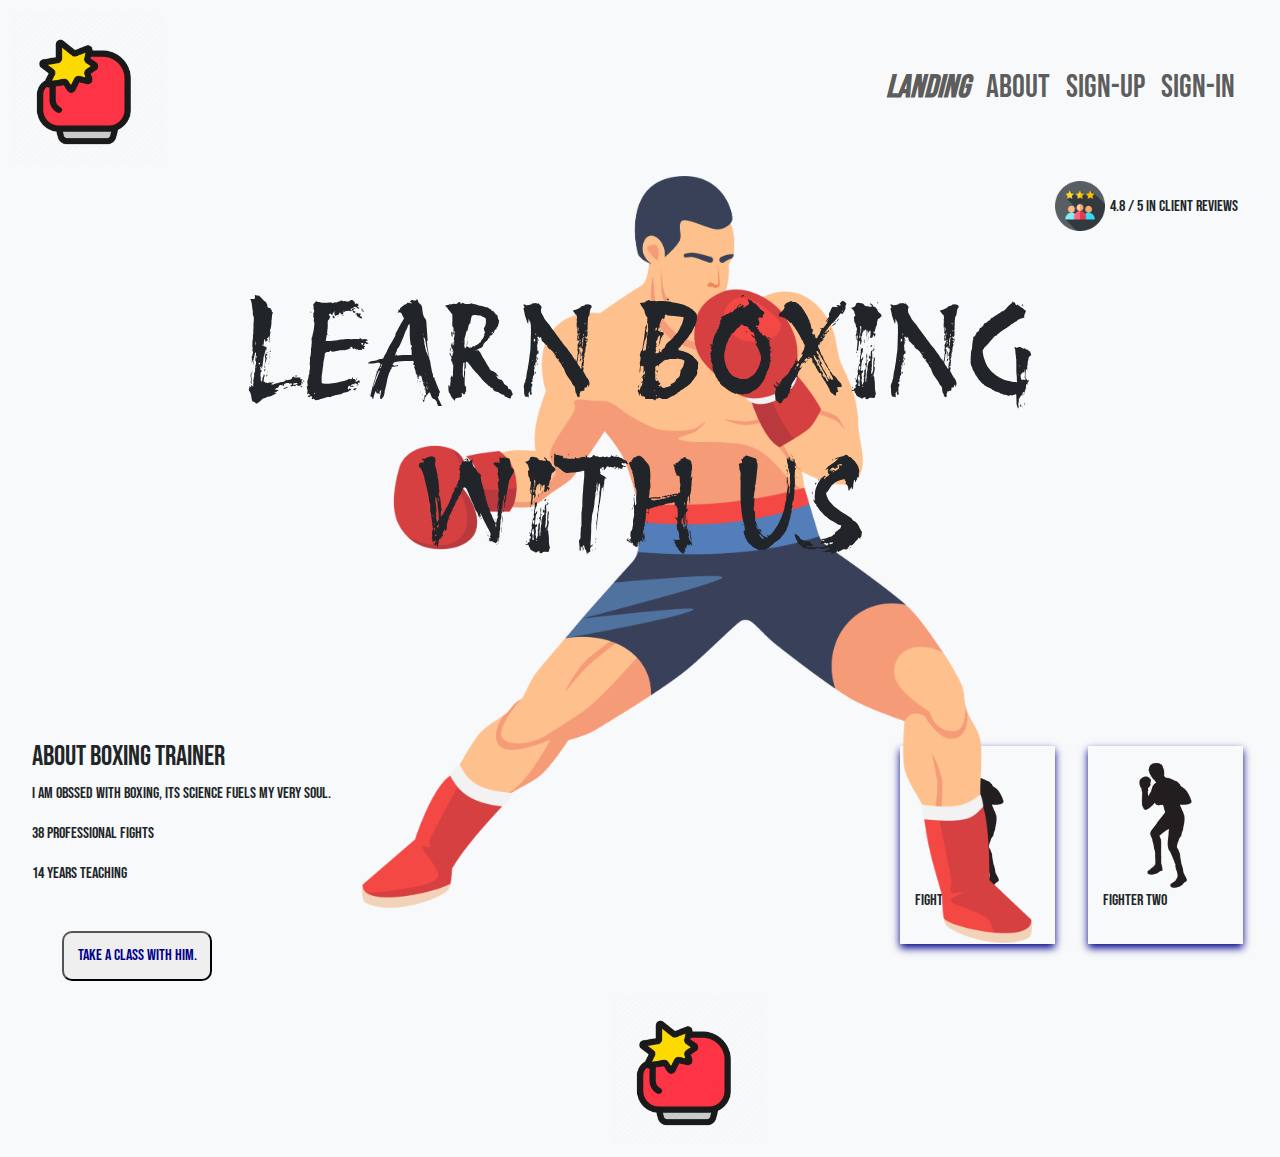
<file: index.html>
<!DOCTYPE html>
<html>

    <!-- HEAD -->
    <head>
        <meta charset="UTF-8">
        <meta http-equiv="X-UA-Compatible" content="IE=edge">
        <meta name="viewport" content="width=device-width, initial-scale=1.0"/>
        <link rel="icon" type="image/x-icon" href="images/favicon/favicon.png">
        <title>Bootstrap Boxing Gym</title>

        <link href="https://cdn.jsdelivr.net/npm/bootstrap@5.3.3/dist/css/bootstrap.min.css" rel="stylesheet" integrity="sha384-QWTKZyjpPEjISv5WaRU9OFeRpok6YctnYmDr5pNlyT2bRjXh0JMhjY6hW+ALEwIH" crossorigin="anonymous">
        <link href="css/styles.css" rel="stylesheet" type="text/css">

        <link rel="preconnect" href="https://fonts.googleapis.com">
        <link rel="preconnect" href="https://fonts.gstatic.com" crossorigin>
        <link href="https://fonts.googleapis.com/css2?family=Bebas+Neue&family=Protest+Revolution&display=swap" rel="stylesheet">
    </head>

    <!-- BODY -->
    <body>
        <!-- NAVIGATION -->
        <section>
            <nav class="navbar navbar-expand-sm bg-light navbar-light">
                <div class="container-fluid">
                  <a class="navbar-brand" href="index.html"><img id="logo" src="images/b_logo.png" /></a>
                  <button class="navbar-toggler" type="button" data-bs-toggle="collapse" data-bs-target="#collapsibleNavbar">
                    <span class="navbar-toggler-icon"></span>
                  </button>
                  <div class="collapse navbar-collapse" id="collapsibleNavbar">
                    <ul class="navbar-nav">
                      <li class="nav-item">
                        <a class="nav-link" href="index.html"><em><strong>Landing</strong></em></a>
                      </li>
                      <li class="nav-item">
                        <a class="nav-link" href="#">About</a>
                      </li>
                      <li class="nav-item">
                        <a class="nav-link" href="enroll.html">Sign-Up</a>
                      </li>    
                      <li class="nav-item">
                        <a class="nav-link" href="#">Sign-In</a>
                      </li> 
                    </ul>
                  </div>
                </div>
            </nav>
        </section>

        <!-- MAIN CONTENT -->
        <section class="container-fluid bg-light">
            <!--Boxer-->
            <section>
                <img src="images/boxer-bg.png" id="boxer-bg" style="width: 670px;"/>
            </section>
            <!--Title-->
            <section class="main-title">
                <h1>LEARN BOXING WITH US</h1>
            </section>

            <!--Sidebar Left-->
            <aside class="trainer">
                <h3>About Boxing Trainer</h3>
                <p>I am obssed with boxing, its science fuels my very soul.</p>
                <p>38 Professional Fights</p>
                <p>14 Years Teaching</p>
            </aside>
            <aside class="button">
                <button>Take a class with him.</button>
            </aside>

            <!--Sidebar Right-->
            <aside class="reviews">
                <img id="reviews-img" src="images/reviews.png" /><p>4.8 / 5 in Client Reviews</p>
            </aside>
            <aside class="fight-cards">
                <div id="card-1">
                    <img id="fighter-1" src="images/boxer-sm-1.png" />
                    <p>Fighter One</p>
                </div>
                <div id="card-2">
                    <img id="fighter-2" src="images/boxer-sm-2.png" />
                    <p>Fighter Two</p>
                </div>
            </aside>
        </section>

        <script src="https://cdn.jsdelivr.net/npm/bootstrap@5.3.3/dist/js/bootstrap.bundle.min.js" integrity="sha384-YvpcrYf0tY3lHB60NNkmXc5s9fDVZLESaAA55NDzOxhy9GkcIdslK1eN7N6jIeHz" crossorigin="anonymous"></script>
    </body>

    <!-- FOOTER -->
    <footer class="footer">
        <nav class="navbar navbar-expand-sm bg-light navbar-light">
            <div class="container-fluid">
              <a class="navbar-brand" href="index.html"><img id="logo" src="images/b_logo.png" /></a>
            </div>
        </nav>
    </footer>
</html>
</file>
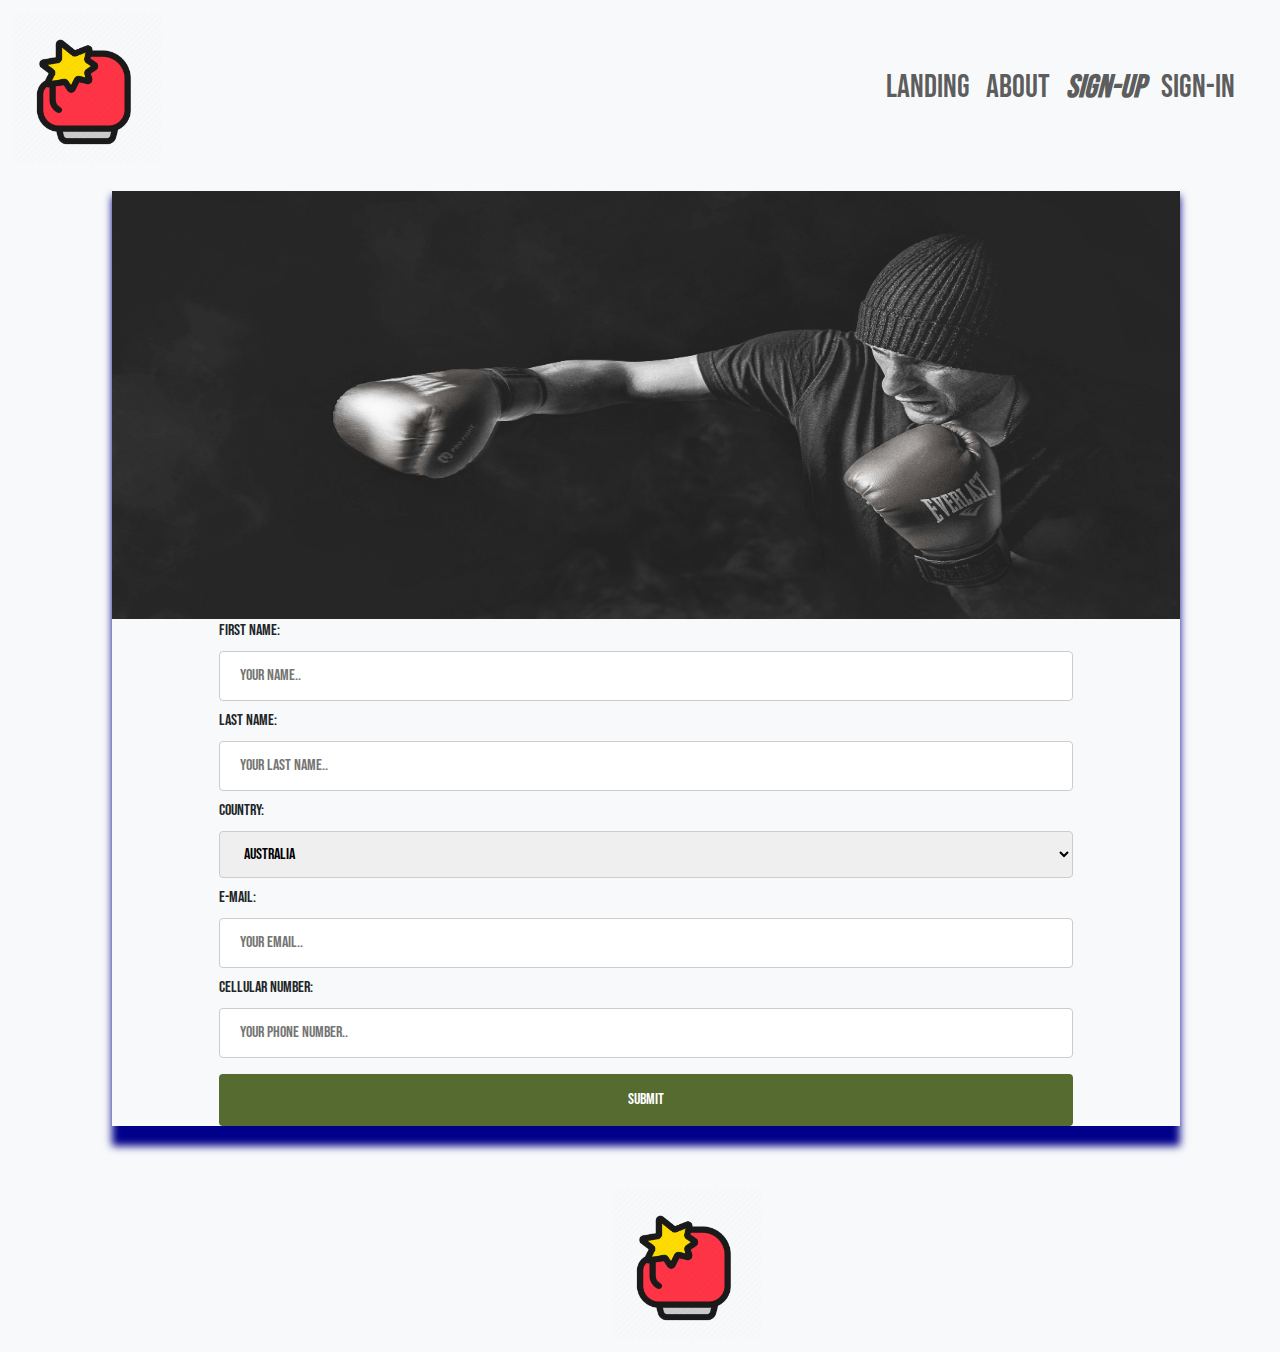
<file: enroll.html>
<!DOCTYPE html>
<html>

    <!-- HEAD -->
    <head>
        <meta charset="UTF-8">
        <meta http-equiv="X-UA-Compatible" content="IE=edge">
        <meta name="viewport" content="width=device-width, initial-scale=1.0"/>
        <link rel="icon" type="image/x-icon" href="images/favicon/favicon.png">
        <title>Bootstrap Boxing Gym</title>

        <link href="https://cdn.jsdelivr.net/npm/bootstrap@5.3.3/dist/css/bootstrap.min.css" rel="stylesheet" integrity="sha384-QWTKZyjpPEjISv5WaRU9OFeRpok6YctnYmDr5pNlyT2bRjXh0JMhjY6hW+ALEwIH" crossorigin="anonymous">
        <link href="css/styles.css" rel="stylesheet" type="text/css">

        <link rel="preconnect" href="https://fonts.googleapis.com">
        <link rel="preconnect" href="https://fonts.gstatic.com" crossorigin>
        <link href="https://fonts.googleapis.com/css2?family=Bebas+Neue&family=Protest+Revolution&display=swap" rel="stylesheet">
    </head>

    <!-- BODY -->
    <body>
        <!-- NAVIGATION -->
        <section>
            <nav class="navbar navbar-expand-sm bg-light navbar-light">
                <div class="container-fluid">
                  <a class="navbar-brand" href="index.html"><img id="logo" src="images/b_logo.png" /></a>
                  <button class="navbar-toggler" type="button" data-bs-toggle="collapse" data-bs-target="#collapsibleNavbar">
                    <span class="navbar-toggler-icon"></span>
                  </button>
                  <div class="collapse navbar-collapse" id="collapsibleNavbar">
                    <ul class="navbar-nav">
                      <li class="nav-item">
                        <a class="nav-link" href="index.html">Landing</a>
                      </li>
                      <li class="nav-item">
                        <a class="nav-link" href="#">About</a>
                      </li>
                      <li class="nav-item">
                        <a class="nav-link" href="enroll.html"><em><strong>Sign-Up</strong></em></a>
                      </li>    
                      <li class="nav-item">
                        <a class="nav-link" href="#">Sign-In</a>
                      </li> 
                    </ul>
                  </div>
                </div>
            </nav>
        </section>

        <!-- MAIN CONTENT -->
        <section  class="container-fluid bg-light">
          <div id="main-form">
            <div class="form-card">
              <img src="images/form-bg.jpg" id="form-img" />
              <form action="/action_page.php">
                <label for="fname">First Name:</label>
                <input type="text" id="fname" name="firstname" placeholder="Your name..">
            
                <label for="lname">Last Name:</label>
                <input type="text" id="lname" name="lastname" placeholder="Your last name..">
            
                <label for="country">Country:</label>
                <select id="country" name="country">
                  <option value="australia">Australia</option>
                  <option value="canada">Canada</option>
                  <option value="usa">USA</option>
                </select>

                <label for="email">E-Mail:</label>
                <input type="text" id="email" name="email" placeholder="Your email..">

                <label for="lname">Cellular Number:</label>
                <input type="text" id="phone" name="phone" placeholder="Your phone number..">
              
                <input type="submit" value="Submit">
              </form>
            </div>
          </div>
        </section>

        <script src="https://cdn.jsdelivr.net/npm/bootstrap@5.3.3/dist/js/bootstrap.bundle.min.js" integrity="sha384-YvpcrYf0tY3lHB60NNkmXc5s9fDVZLESaAA55NDzOxhy9GkcIdslK1eN7N6jIeHz" crossorigin="anonymous"></script>
    </body>

    <!-- FOOTER -->
    <footer class="footer">
        <nav class="navbar navbar-expand-sm bg-light navbar-light">
            <div class="container-fluid">
              <a class="navbar-brand" href="index.html"><img id="logo" src="images/b_logo.png" /></a>
            </div>
        </nav>
    </footer>
</html>
</file>
<file: css/styles.css>
/******* NAVIAGTION ******/
    #logo {
        width: 150px;
    }

    .collapse {
        justify-content: right;
        padding-right: 25px;
    }

    ul.navbar-nav {
        text-align: center;
        font-size: 2em;
        font-family: "Bebas Neue", sans-serif;
        font-weight: 400;
        font-style: normal;
    }


/***** CONTENT: LANDING ******/
    #boxer-bg {
        margin: 0 0 0 350px;
    }

    .main-title {
        margin: 0px 0px 560px 0px;
    }
    .main-title h1 {
        margin: -670px 200px 0px 200px;
        font-size: 8em;
        text-align: center;
        font-family: "Protest Revolution", sans-serif;
        font-weight: 400;
        font-style: normal;
    }

    aside {
        font-family: "Bebas Neue", sans-serif;
        font-weight: 400;
        font-style: normal;
    }

    .trainer {
        margin: -400px 0px 0px 20px;
    }

    .button {
        margin: 45px 0 0 50px;
    }
    .button button {
        border-radius: 10px;
        color: darkblue;
        height: 50px;
        width: 150px;
    }

    .reviews {
        display: ruby;
        float: right;
        margin: -800px 25px 0 0;
    }

    .reviews p {
        padding: 5px;
    }

    .fight-cards {
        display: ruby;
        float: right;
        margin: -250px 10px 0 0;
    }

    #reviews-img {
        width: 50px;
    }

    #fighter-1 {
        width: 125px;
    }
    #card-1 {
        box-shadow: 0 4px 8px 0 darkblue;
        transition: 0.4s;
        padding: 15px;
        margin: 15px;
    }

    #fighter-2 {
        width: 125px;
    }
    #card-2 {
        box-shadow: 0 4px 8px 0 darkblue;
        transition: 0.4s;
        padding: 15px;
        margin: 15px;
    }


/***** CONTENT: SIGN-UP ******/
    #main-form {
        margin: 0 auto;
        height: 1000px;
        font-family: "Bebas Neue", sans-serif;
        font-weight: 400;
        font-style: normal;
    }

    #form-img {
        width: 100%;
        height: 45%;
        opacity: 0.88;
        margin-top: 15px;
    }

    .form-card {
        box-shadow: 0px 20px 8px 0 darkblue;
        transition: 0.4s;
        margin: 0 100px 0 100px;
        width: 85%;
        height: 950px;
    }

    form {
        width: 80%;
        margin: 0 auto;
    }

    input[type=text], select {
        width: 100%;
        padding: 12px 20px;
        margin: 8px 0;
        display: inline-block;
        border: 1px solid #ccc;
        border-radius: 4px;
        box-sizing: border-box;
      }
      
      input[type=submit] {
        width: 100%;
        background-color: darkolivegreen;
        color: white;
        padding: 14px 20px;
        margin: 8px 0;
        border: none;
        border-radius: 4px;
        cursor: pointer;
      }
      
      input[type=submit]:hover {
        background-color: rgb(115, 147, 58);
      }


/***** FOOTER ******/
    .footer {
        margin: 0 auto;
    }

    .footer a {
        margin: 0 0 0 600px;
    }


/***** MEDIA QUERIES ******/

        /*** Mobile Phone ***/
@media screen and (max-width:500px) {
    
    body {
      display: hidden;
    }

  }
</file>
